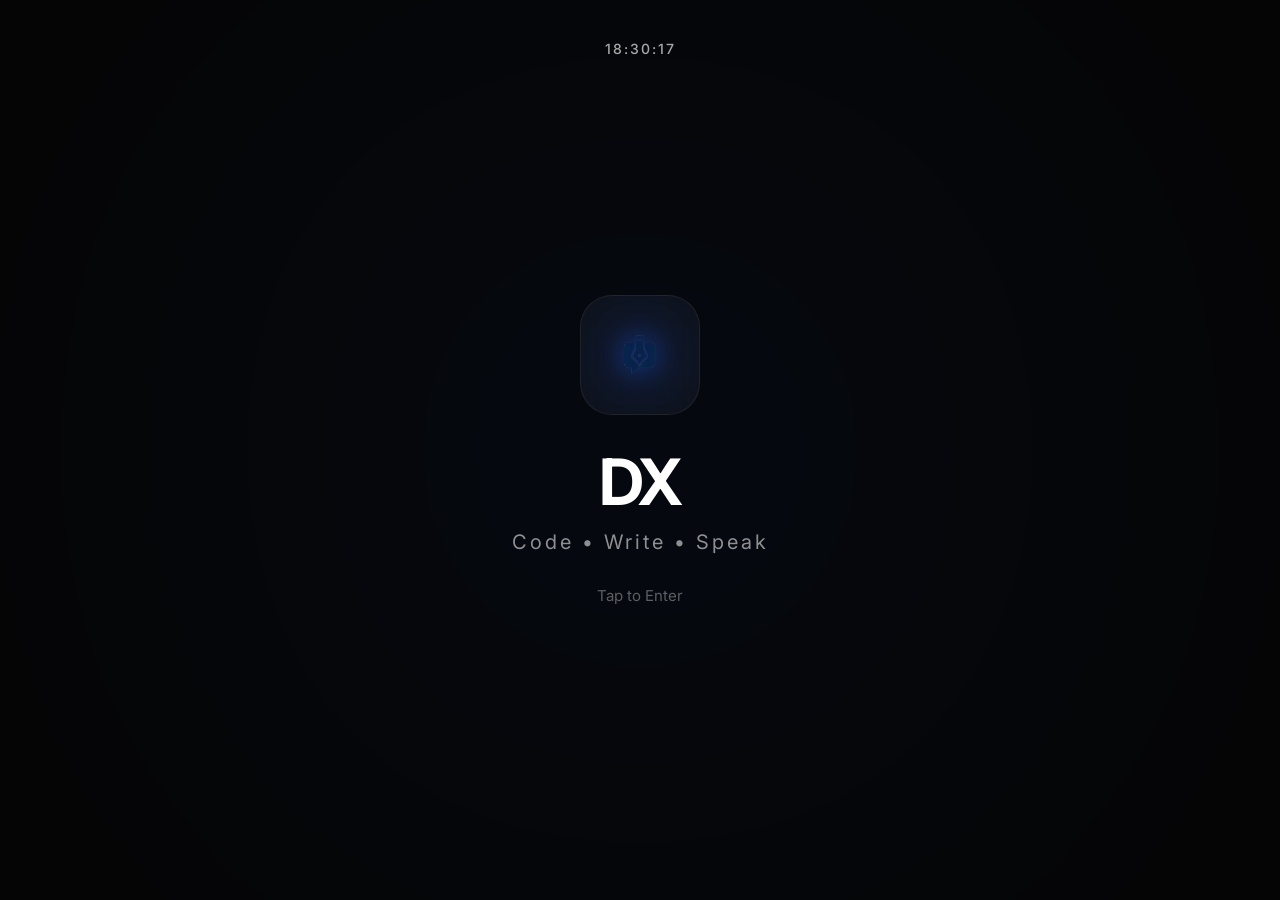
<file: index.html>
<!DOCTYPE html>
<html lang="en">
<head>
<meta charset="UTF-8">
<meta name="viewport" content="width=device-width, initial-scale=1.0">

<title>DX</title>

<link rel="stylesheet" href="style.css">

<link rel="preconnect" href="https://fonts.googleapis.com">
<link href="https://fonts.googleapis.com/css2?family=Inter:wght@300;400;500;600;700&display=swap" rel="stylesheet">
</head>

<body>

<div class="background-glow"></div>

<div class="container">

    <div id="clock">00:00:00</div>

    <a href="dashboard.html" class="app-icon">

        <div class="logo-box">
    <img src="dxlogo.png" alt="DX Logo">
        </div>

        <h1>DX</h1>

        <p>Code • Write • Speak</p>

        <span>Tap to Enter</span>

    </a>

</div>

<script src="script.js"></script>

</body>
</html>
</file>
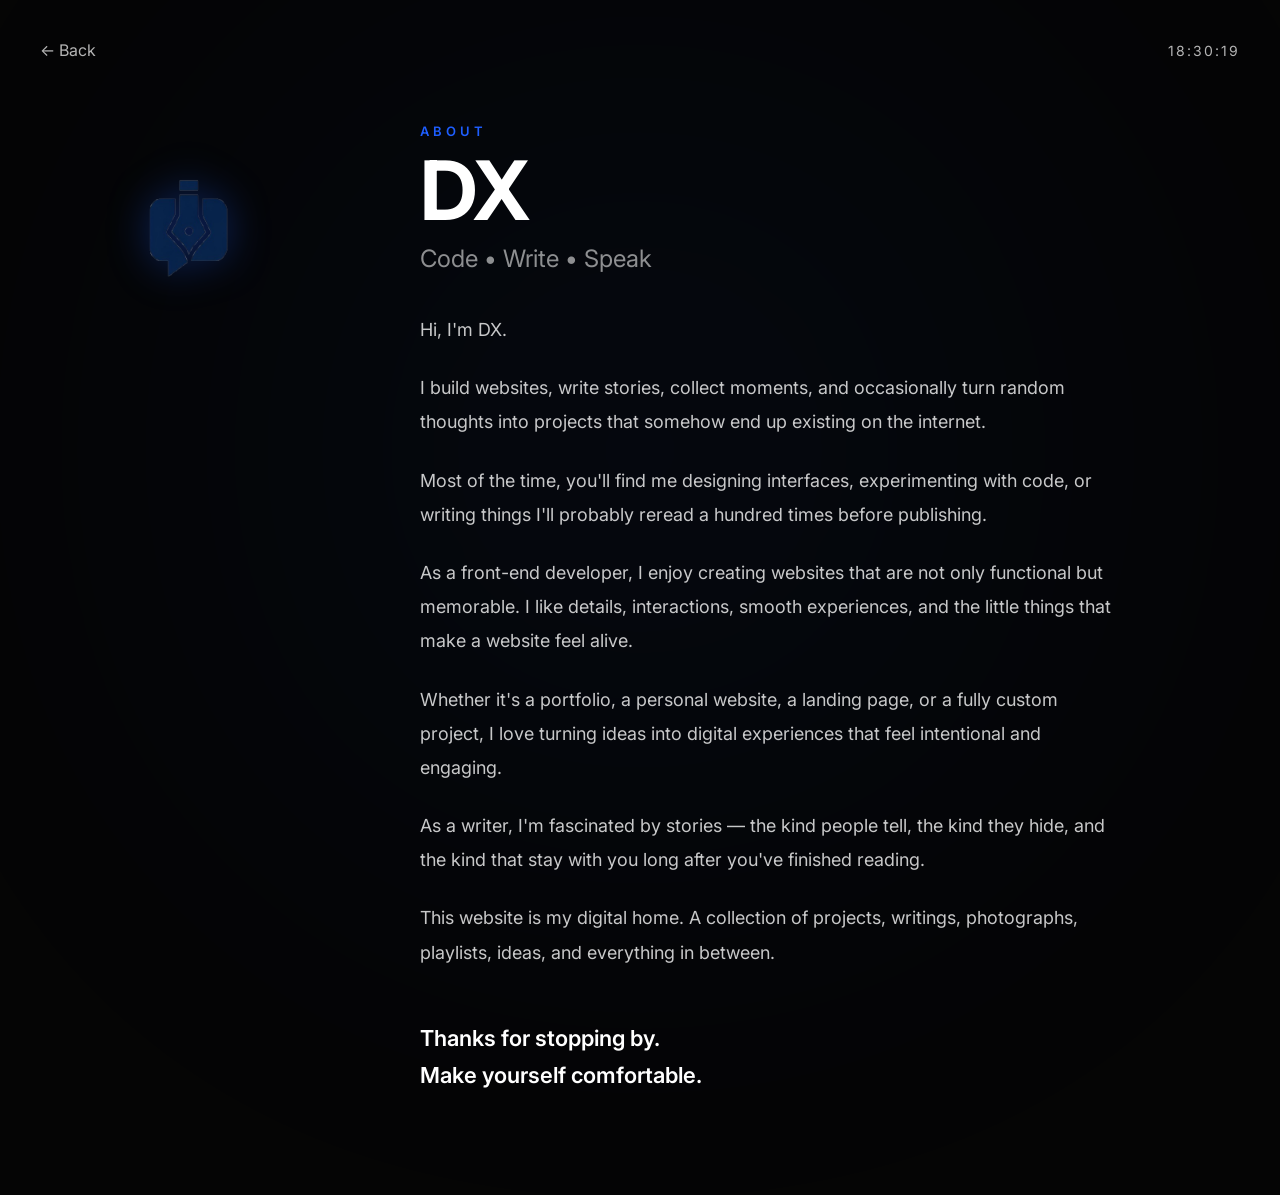
<file: about.html>
<!DOCTYPE html>
<html lang="en">
<head>

<meta charset="UTF-8">
<meta name="viewport" content="width=device-width, initial-scale=1.0">

<title>About | DX</title>

<link rel="stylesheet" href="about.css">

<link rel="preconnect" href="https://fonts.googleapis.com">
<link href="https://fonts.googleapis.com/css2?family=Inter:wght@300;400;500;600;700;800&display=swap" rel="stylesheet">

</head>

<body>

<div class="background-glow"></div>

<nav>

    <a href="dashboard.html" class="back-btn">
        ← Back
    </a>

    <div id="clock">00:00:00</div>

</nav>

<main>

    <div class="profile">

        <img src="dxlogo.png" alt="DX Logo">

    </div>

    <div class="content">

        <span class="section-tag">
            ABOUT
        </span>

        <h1>DX</h1>

        <h2>Code • Write • Speak</h2>

        <p>
            Hi, I'm DX.
        </p>

        <p>
            I build websites, write stories, collect moments, and occasionally turn random thoughts into projects that somehow end up existing on the internet.
        </p>

        <p>
            Most of the time, you'll find me designing interfaces, experimenting with code, or writing things I'll probably reread a hundred times before publishing.
        </p>

        <p>
            As a front-end developer, I enjoy creating websites that are not only functional but memorable. I like details, interactions, smooth experiences, and the little things that make a website feel alive.
        </p>

        <p>
            Whether it's a portfolio, a personal website, a landing page, or a fully custom project, I love turning ideas into digital experiences that feel intentional and engaging.
        </p>

        <p>
            As a writer, I'm fascinated by stories — the kind people tell, the kind they hide, and the kind that stay with you long after you've finished reading.
        </p>

        <p>
            This website is my digital home. A collection of projects, writings, photographs, playlists, ideas, and everything in between.
        </p>

        <div class="closing">

            Thanks for stopping by.

            <br>

            Make yourself comfortable.

        </div>

    </div>

</main>

<script src="about.js"></script>

</body>
</html>
</file>
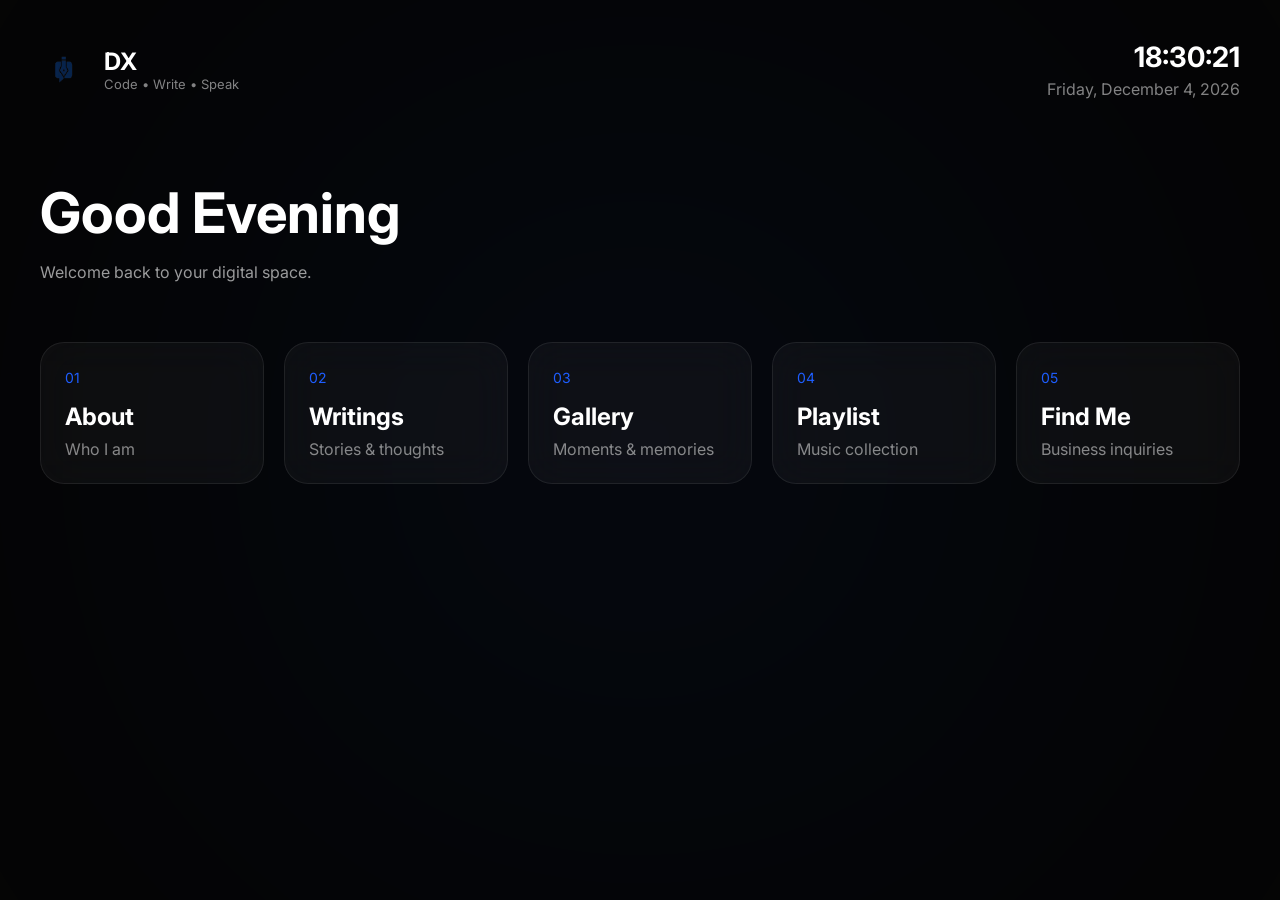
<file: dashboard.html>
<!DOCTYPE html>
<html lang="en">
<head>
<meta charset="UTF-8">
<meta name="viewport" content="width=device-width, initial-scale=1.0">

<title>DX Dashboard</title>

<link rel="stylesheet" href="dashboard.css">

<link rel="preconnect" href="https://fonts.googleapis.com">
<link href="https://fonts.googleapis.com/css2?family=Inter:wght@300;400;500;600;700&display=swap" rel="stylesheet">
</head>

<body>

<div class="background-glow"></div>

<header>

    <div class="brand">

        <img src="dxlogo.png" alt="DX">

        <div>
            <h1>DX</h1>
            <p>Code • Write • Speak</p>
        </div>

    </div>

    <div class="clock-box">

        <div id="clock">00:00:00</div>
        <div id="date">Loading...</div>

    </div>

</header>

<main>

    <section class="hero">

        <h2 id="greeting">Good Evening</h2>

        <p>
            Welcome back to your digital space.
        </p>

    </section>

    <section class="grid">

        <a href="about.html" class="card">
            <span>01</span>
            <h3>About</h3>
            <p>Who I am</p>
        </a>

        <a href="writings.html" class="card">
            <span>02</span>
            <h3>Writings</h3>
            <p>Stories & thoughts</p>
        </a>

        <a href="gallery.html" class="card">
            <span>03</span>
            <h3>Gallery</h3>
            <p>Moments & memories</p>
        </a>

        <a href="playlist.html" class="card">
            <span>04</span>
            <h3>Playlist</h3>
            <p>Music collection</p>
        </a>

        <a href="findme.html" class="card">
            <span>05</span>
            <h3>Find Me</h3>
            <p>Business inquiries</p>
        </a>

    </section>

</main>

<script src="dashboard.js"></script>

</body>
</html>
</file>
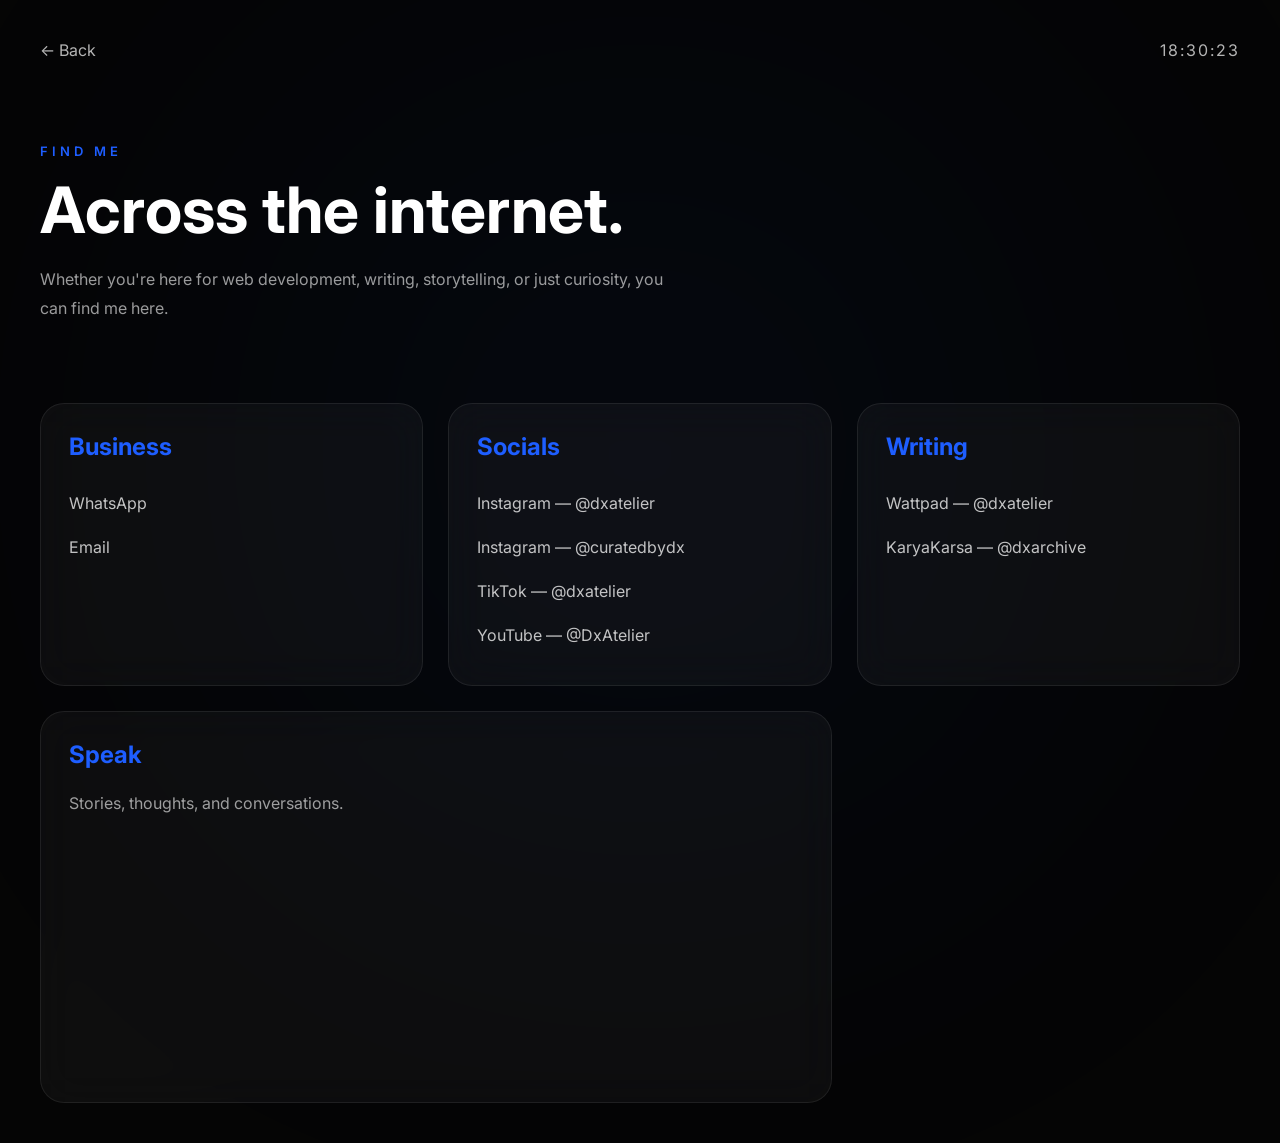
<file: findme.html>
<!DOCTYPE html>
<html lang="en">
<head>

<meta charset="UTF-8">
<meta name="viewport" content="width=device-width, initial-scale=1.0">

<title>Find Me | DX</title>

<link rel="stylesheet" href="findme.css">

<link rel="preconnect" href="https://fonts.googleapis.com">
<link href="https://fonts.googleapis.com/css2?family=Inter:wght@300;400;500;600;700;800&display=swap" rel="stylesheet">

</head>

<body>

<div class="background-glow"></div>

<nav>

    <a href="dashboard.html" class="back-btn">
        ← Back
    </a>

    <div id="clock">00:00:00</div>

</nav>

<main>

    <section class="hero">

        <span>FIND ME</span>

        <h1>
            Across the internet.
        </h1>

        <p>
            Whether you're here for web development,
            writing, storytelling, or just curiosity,
            you can find me here.
        </p>

    </section>

    <section class="links-grid">

        <!-- BUSINESS -->

        <div class="group">

            <h2>Business</h2>

            <a href="https://wa.me/6285776227727" target="_blank">
                WhatsApp
            </a>

            <a href="mailto:dxatelier.io@gmail.com">
                Email
            </a>

        </div>

        <!-- SOCIALS -->

        <div class="group">

            <h2>Socials</h2>

            <a href="https://instagram.com/dxatelier" target="_blank">
                Instagram — @dxatelier
            </a>

            <a href="https://instagram.com/curatedbydx" target="_blank">
                Instagram — @curatedbydx
            </a>

            <a href="https://tiktok.com/@dxatelier" target="_blank">
                TikTok — @dxatelier
            </a>

            <a href="https://youtube.com/@DxAtelier" target="_blank">
                YouTube — @DxAtelier
            </a>

        </div>

        <!-- WRITING -->

        <div class="group">

            <h2>Writing</h2>

            <a href="https://www.wattpad.com/user/dxatelier" target="_blank">
                Wattpad — @dxatelier
            </a>

            <a href="https://karyakarsa.com/dxarchive" target="_blank">
                KaryaKarsa — @dxarchive
            </a>

        </div>

        <!-- PODCAST -->

        <div class="group podcast-group">

            <h2>Speak</h2>

            <p class="group-description">
                Stories, thoughts, and conversations.
            </p>

            <iframe
                src="https://open.spotify.com/embed/show/5iUVKyH0MaRBDdYiiNEyRA"
                width="100%"
                height="232"
                frameborder="0"
                allowfullscreen=""
                allow="autoplay; clipboard-write; encrypted-media; fullscreen; picture-in-picture"
                loading="lazy">
            </iframe>

        </div>

    </section>

</main>

<script src="findme.js"></script>

</body>
</html>
</file>
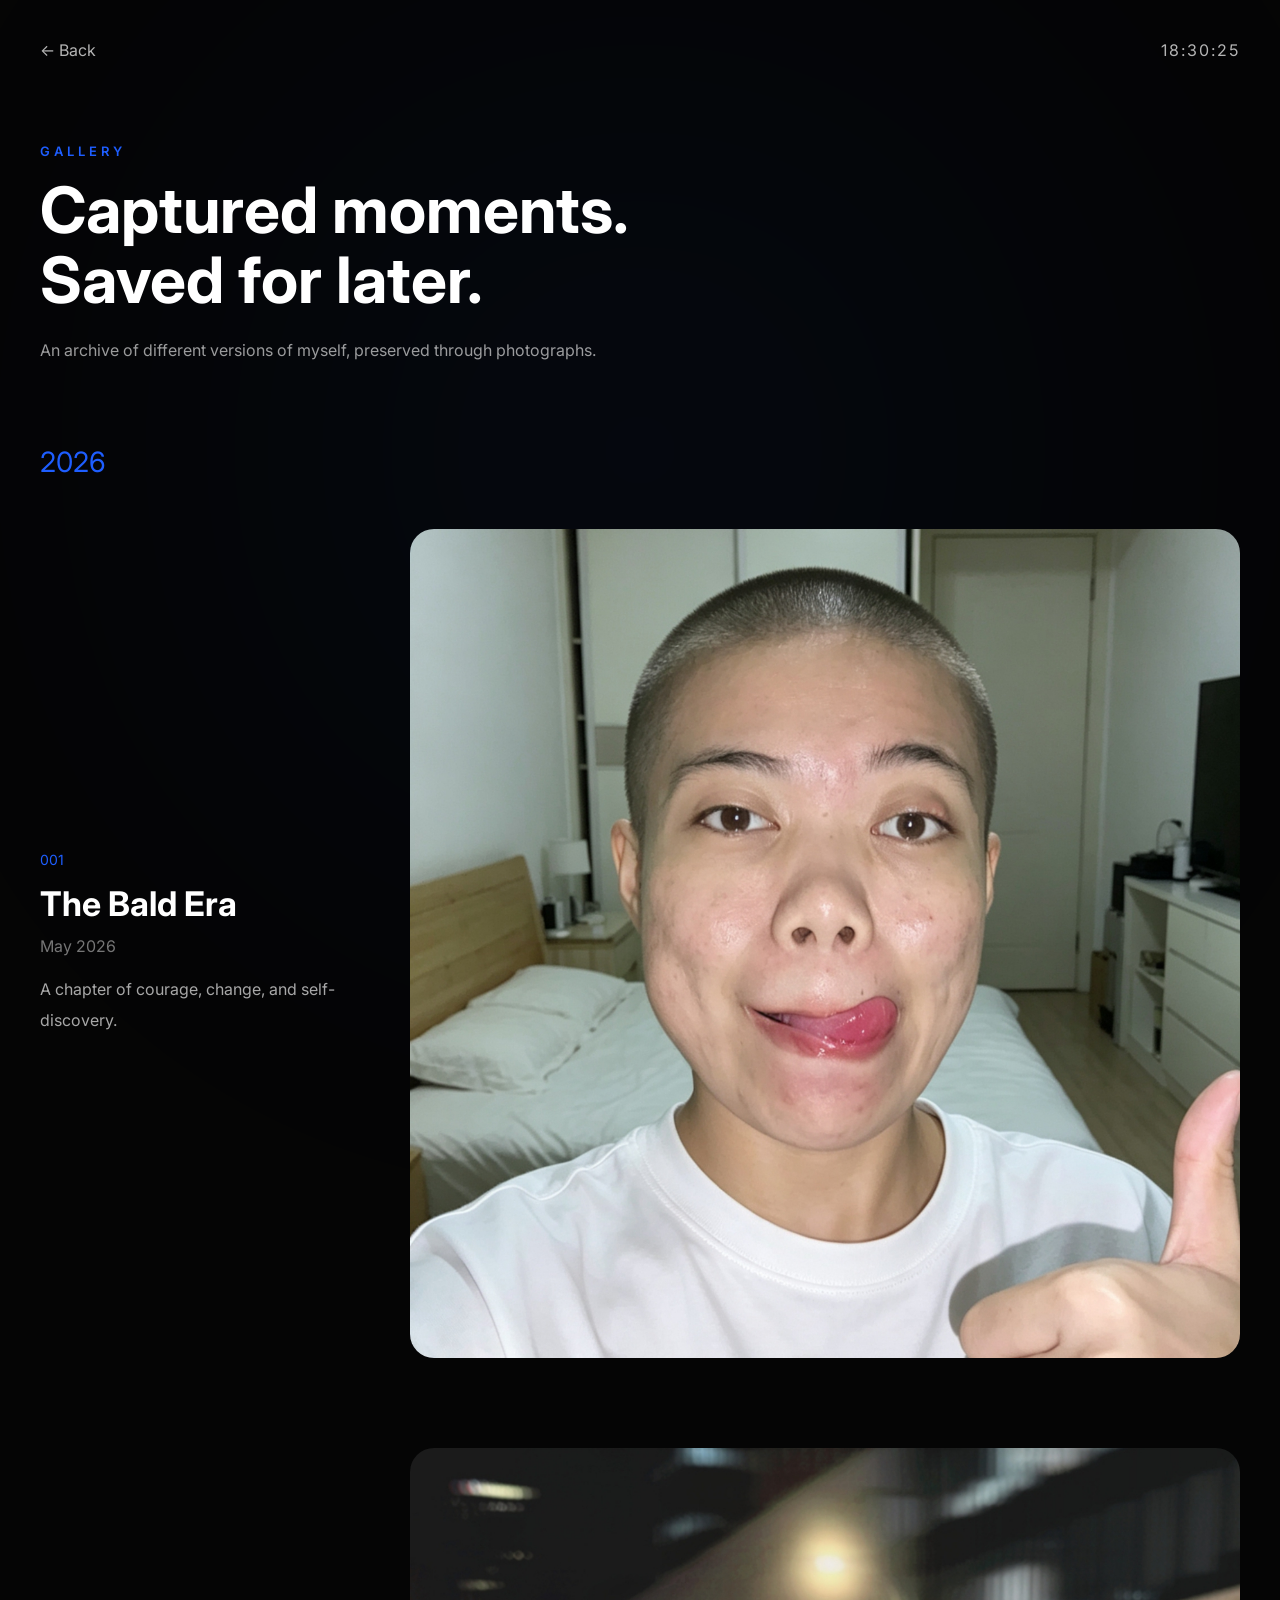
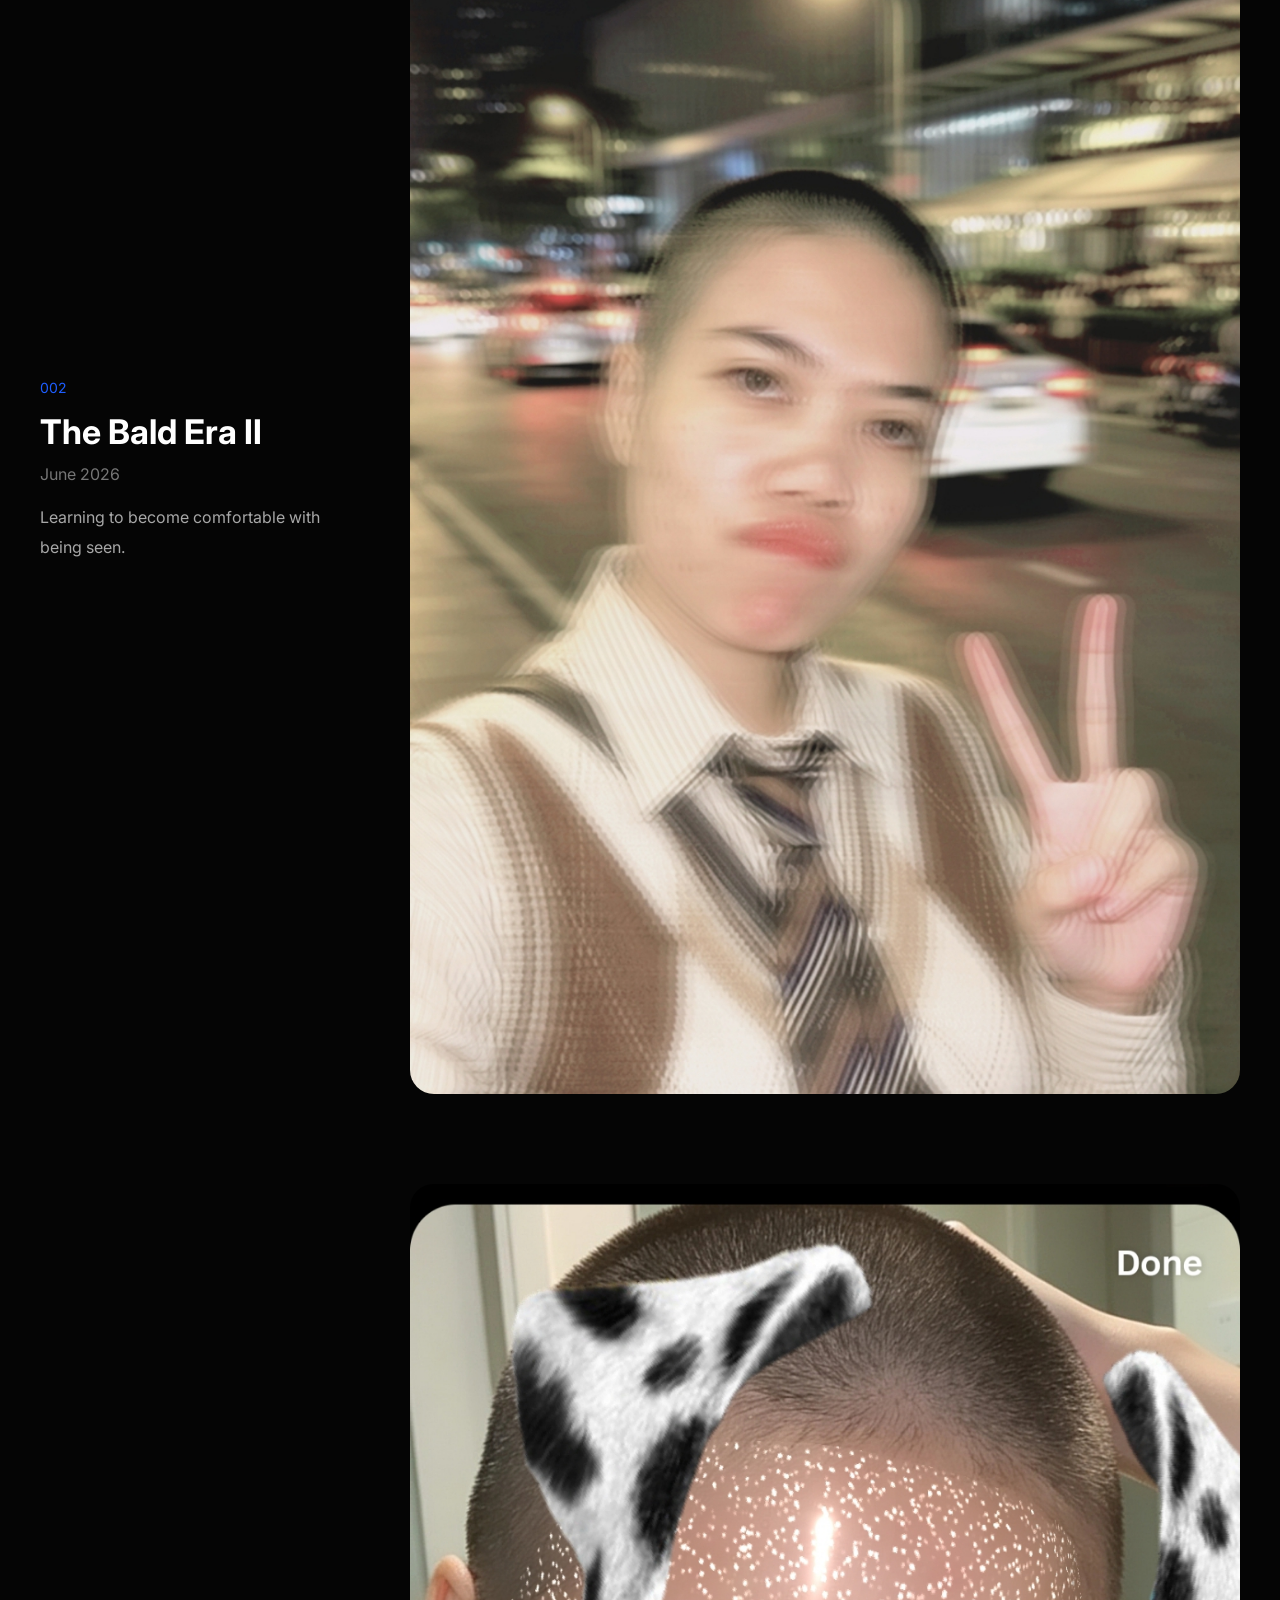
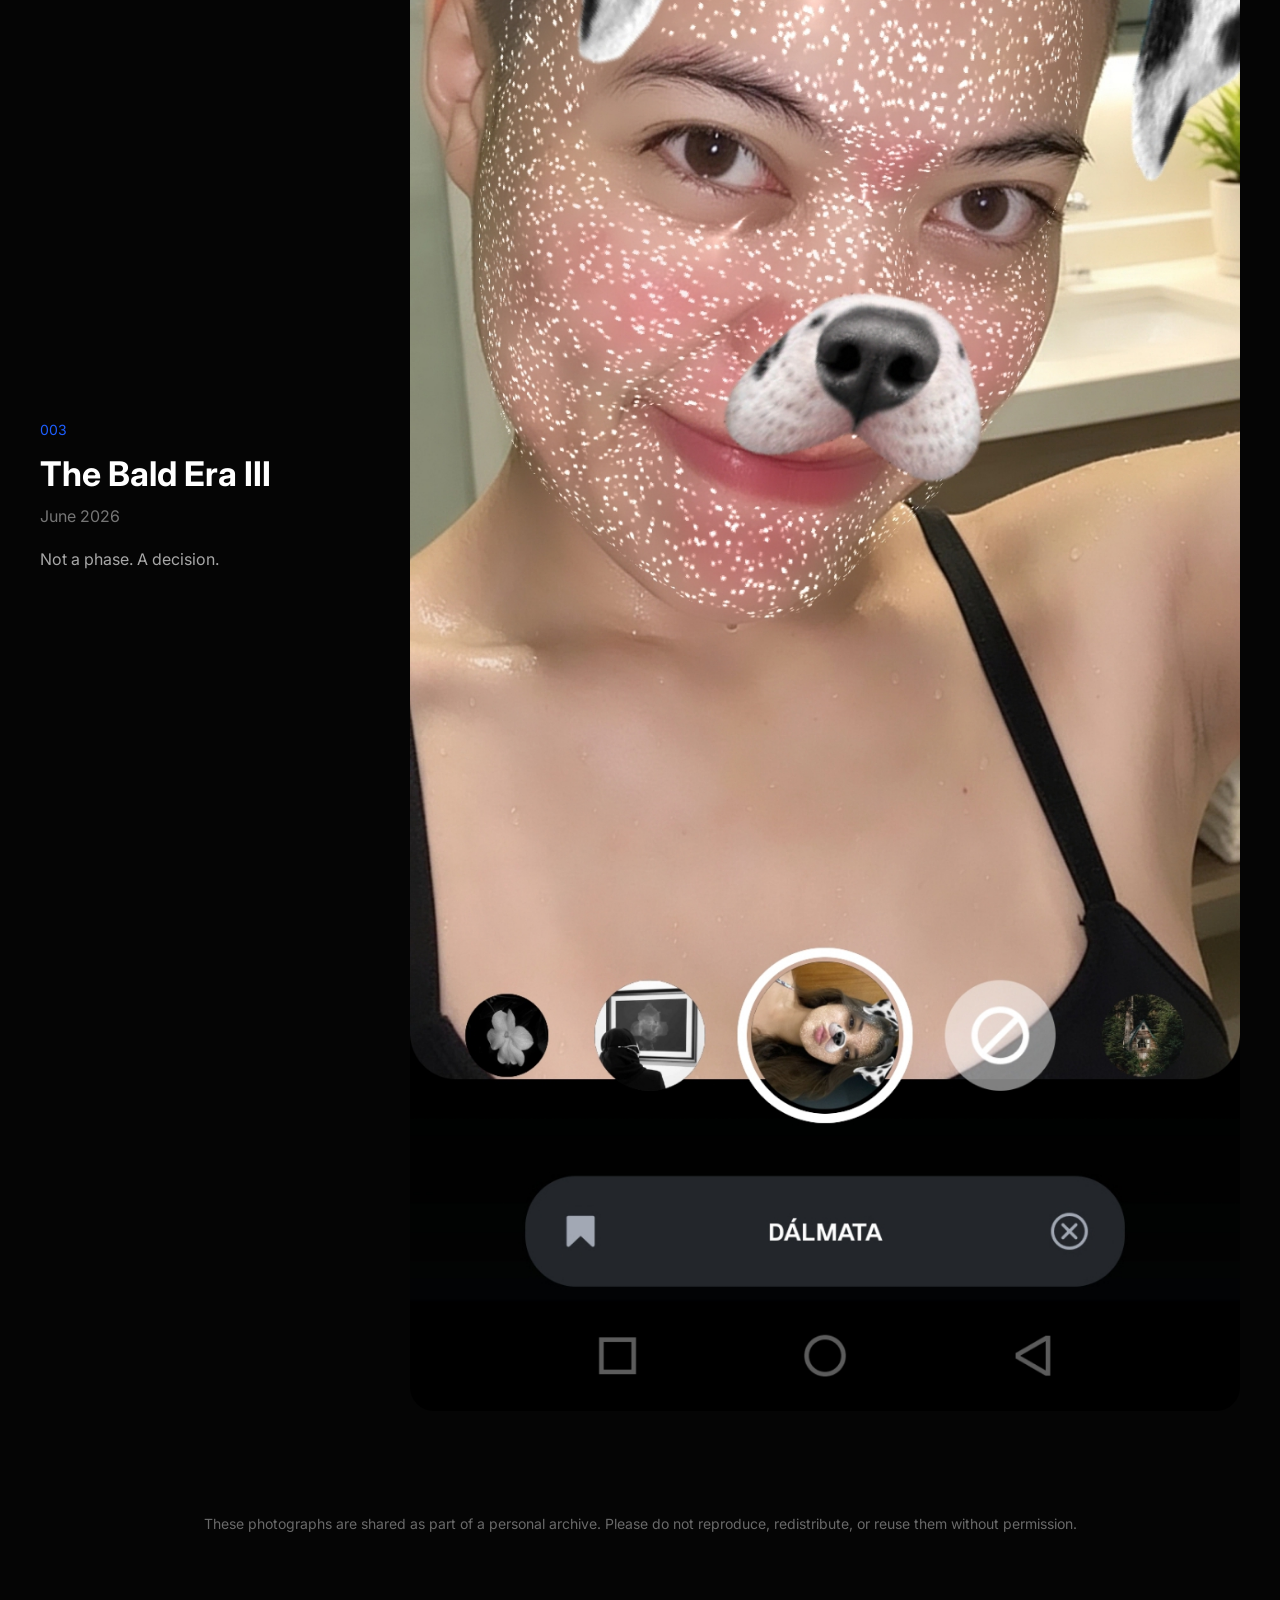
<file: gallery.html>
<!DOCTYPE html>
<html lang="en">
<head>

<meta charset="UTF-8">
<meta name="viewport" content="width=device-width, initial-scale=1.0">

<title>Gallery | DX</title>

<link rel="stylesheet" href="gallery.css">

<link rel="preconnect" href="https://fonts.googleapis.com">
<link href="https://fonts.googleapis.com/css2?family=Inter:wght@300;400;500;600;700;800&display=swap" rel="stylesheet">

</head>

<body>

<div class="background-glow"></div>

<nav>

    <a href="dashboard.html" class="back-btn">
        ← Back
    </a>

    <div id="clock">00:00:00</div>

</nav>

<main>

    <section class="hero">

        <span>GALLERY</span>

        <h1>
            Captured moments.<br>
            Saved for later.
        </h1>

        <p>
            An archive of different versions of myself,
            preserved through photographs.
        </p>

    </section>

    <section class="archive">

        <div class="year">
            2026
        </div>

        <!-- ENTRY 001 -->

        <div class="entry">

            <div class="meta">

                <div class="number">
                    001
                </div>

                <h2>The Bald Era</h2>

                <div class="date">
                    May 2026
                </div>

                <p>
                    A chapter of courage,
                    change, and self-discovery.
                </p>

            </div>

            <img src="bald1.png" alt="The Bald Era">

        </div>

        <!-- ENTRY 002 -->

        <div class="entry">

            <div class="meta">

                <div class="number">
                    002
                </div>

                <h2>The Bald Era II</h2>

                <div class="date">
                    June 2026
                </div>

                <p>
                    Learning to become comfortable
                    with being seen.
                </p>

            </div>

            <img src="bald2.jpg" alt="The Bald Era II">

        </div>

        <!-- ENTRY 003 -->

        <div class="entry">

            <div class="meta">

                <div class="number">
                    003
                </div>

                <h2>The Bald Era III</h2>

                <div class="date">
                    June 2026
                </div>

                <p>
                    Not a phase.
                    A decision.
                </p>

            </div>

            <img src="bald3.jpg" alt="The Bald Era III">

        </div>

    </section>

    <section class="disclaimer">

        <p>
            These photographs are shared as part of a personal archive.
            Please do not reproduce, redistribute, or reuse them without permission.
        </p>

    </section>

</main>

<div id="modal" class="modal">

    <span id="closeBtn">&times;</span>

    <div class="modal-wrapper">

        <img id="modalImg">

        <div class="watermark">
            DX PERSONAL ARCHIVE • VIEW ONLY
        </div>

    </div>

</div>

<script src="gallery.js"></script>

</body>
</html>
</file>
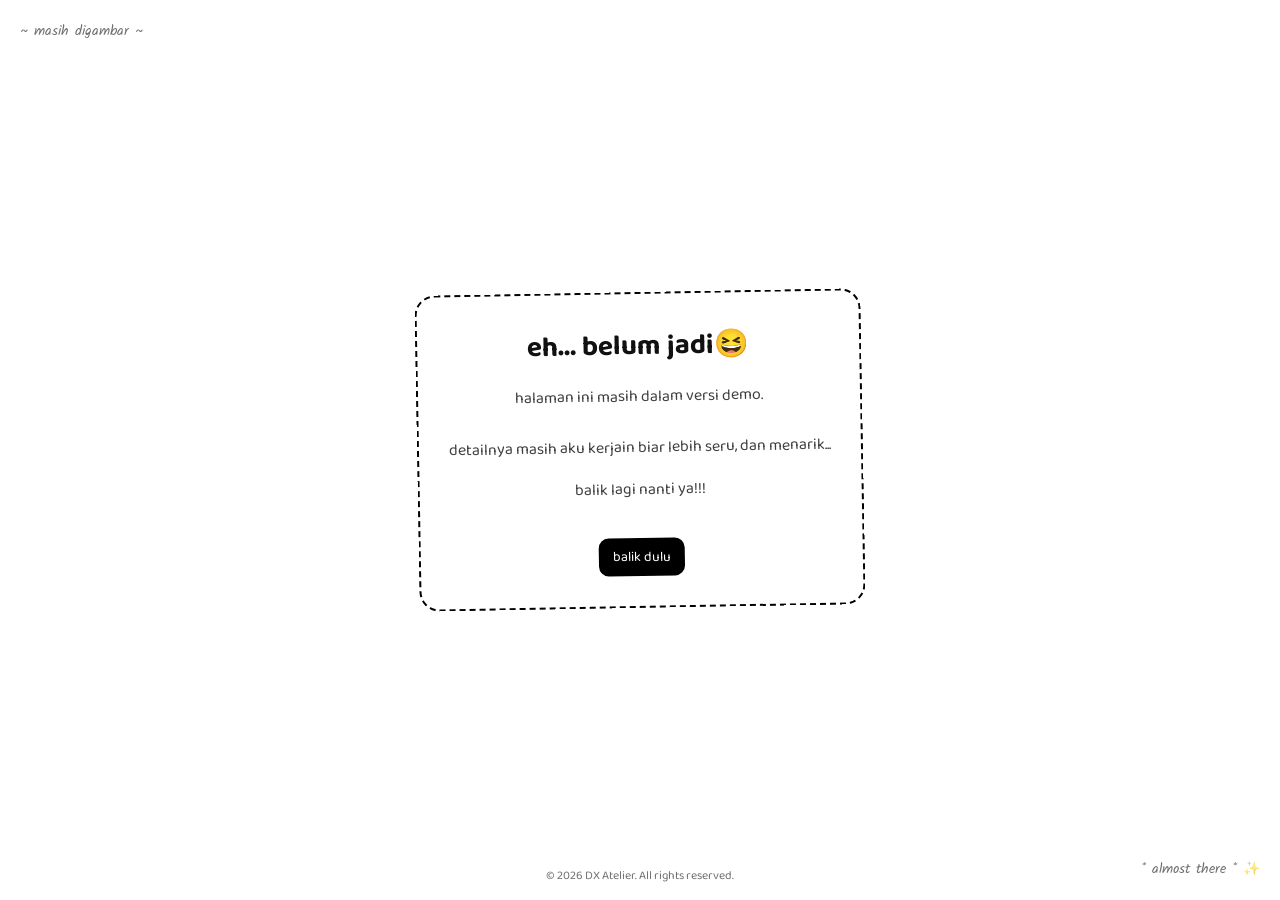
<file: locked.html>
<!DOCTYPE html>
<html lang="id">
<head>
  <meta charset="UTF-8">
  <meta name="viewport" content="width=device-width, initial-scale=1.0">
  <title>Coming Soon — DX Atelier</title>

  <link href="https://fonts.googleapis.com/css2?family=Baloo+2:wght@400;600&family=Kalam&display=swap" rel="stylesheet">

  <style>
    body {
      margin: 0;
      font-family: 'Baloo 2', cursive;
      background: #fff;
      color: #111;
      display: flex;
      align-items: center;
      justify-content: center;
      height: 100vh;
      text-align: center;
      overflow: hidden;
    }

    .box {
      border: 2px dashed #000;
      padding: 30px;
      border-radius: 20px;
      transform: rotate(-1deg);
      max-width: 400px;
    }

    .box:hover {
      transform: rotate(0deg) scale(1.03);
    }

    h1 {
      margin: 0;
      font-size: 28px;
    }

    p {
      margin-top: 15px;
      line-height: 1.6;
      opacity: 0.8;
    }

    .btn {
      display: inline-block;
      margin-top: 20px;
      padding: 8px 14px;
      background: #000;
      color: #fff;
      border-radius: 10px;
      text-decoration: none;
      font-size: 14px;
    }

    .btn:hover {
      background: #f9a8d4;
      color: #000;
    }

    .doodle {
      position: absolute;
      font-family: 'Kalam', cursive;
      font-size: 14px;
      opacity: 0.6;
    }

    .d1 { top: 20px; left: 20px; }
    .d2 { bottom: 20px; right: 20px; }

    footer {
      position: absolute;
      bottom: 15px;
      width: 100%;
      text-align: center;
      font-size: 12px;
      opacity: 0.6;
    }

  </style>
</head>

<body>

<div class="doodle d1">~ masih digambar ~</div>
<div class="doodle d2">* almost there * ✨</div>

<div class="box">
  <h1>eh… belum jadi😆</h1>

  <p>
    halaman ini masih dalam versi demo.
    <br><br>
    detailnya masih aku kerjain biar lebih seru,
    dan menarik...
  </p>

  <p>
    balik lagi nanti ya!!!
  </p>

  <a class="btn" href="index.html">balik dulu</a>
</div>

<footer>
  © <span id="year"></span> DX Atelier. All rights reserved.
</footer>

<script>
  document.getElementById("year").innerText = new Date().getFullYear();
</script>

</body>
</html>
</file>
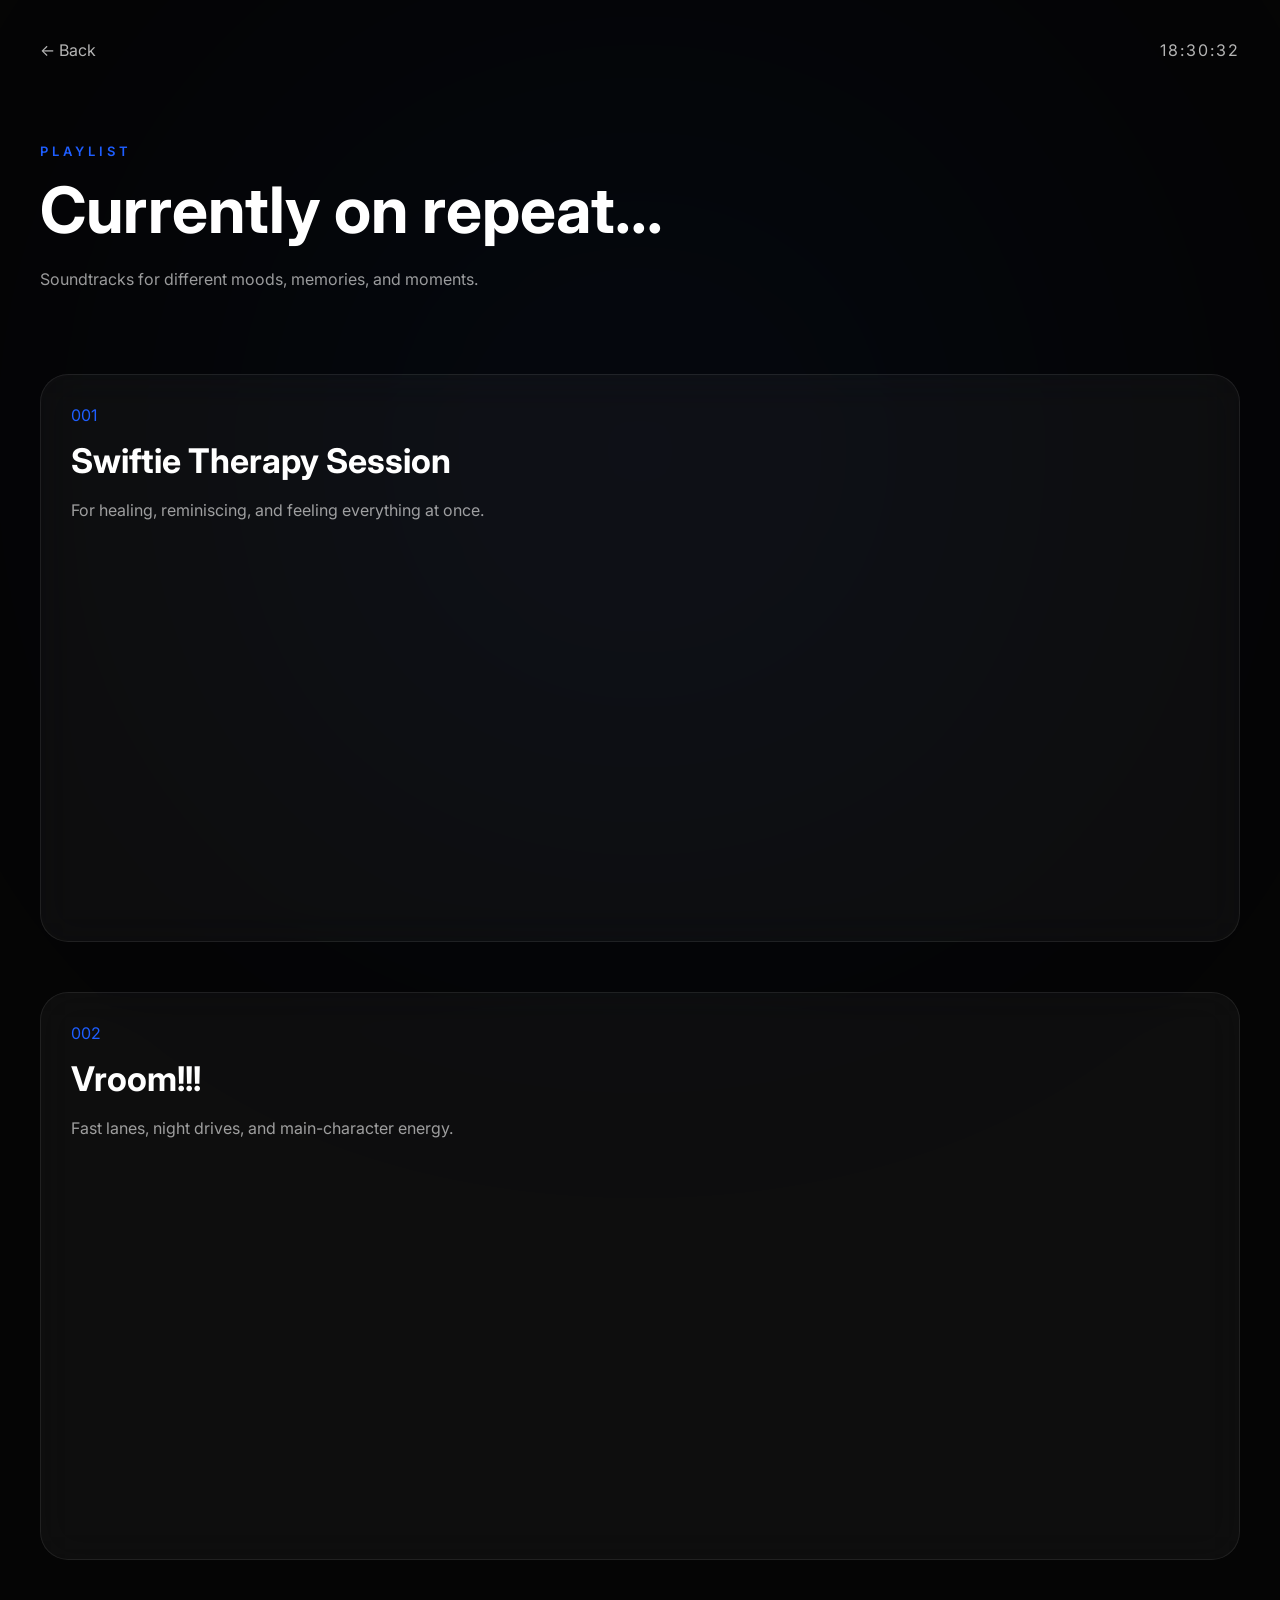
<file: playlist.html>
<!DOCTYPE html>
<html lang="en">
<head>

<meta charset="UTF-8">
<meta name="viewport" content="width=device-width, initial-scale=1.0">

<title>Playlist | DX</title>

<link rel="stylesheet" href="playlist.css">

<link rel="preconnect" href="https://fonts.googleapis.com">
<link href="https://fonts.googleapis.com/css2?family=Inter:wght@300;400;500;600;700;800&display=swap" rel="stylesheet">

</head>

<body>

<div class="background-glow"></div>

<nav>

    <a href="dashboard.html" class="back-btn">
        ← Back
    </a>

    <div id="clock">00:00:00</div>

</nav>

<main>

    <section class="hero">

        <span>PLAYLIST</span>

        <h1>
            Currently on repeat...
        </h1>

        <p>
            Soundtracks for different moods,
            memories, and moments.
        </p>

    </section>

    <section class="playlist-archive">

        <!-- PLAYLIST 1 -->

        <div class="playlist-card">

            <div class="playlist-info">

                <div class="number">
                    001
                </div>

                <h2>
                    Swiftie Therapy Session
                </h2>

                <p>
                    For healing, reminiscing,
                    and feeling everything at once.
                </p>

            </div>

            <iframe
                src="https://open.spotify.com/embed/playlist/6EqW1oCx94XPa1n6LWApYH"
                width="100%"
                height="352"
                frameborder="0"
                allowfullscreen=""
                allow="autoplay; clipboard-write; encrypted-media; fullscreen; picture-in-picture"
                loading="lazy">
            </iframe>

        </div>

        <!-- PLAYLIST 2 -->

        <div class="playlist-card">

            <div class="playlist-info">

                <div class="number">
                    002
                </div>

                <h2>
                    Vroom!!!
                </h2>

                <p>
                    Fast lanes,
                    night drives,
                    and main-character energy.
                </p>

            </div>

            <iframe
                src="https://open.spotify.com/embed/playlist/2G9RJ4uNtU0POG49XOPJSm"
                width="100%"
                height="352"
                frameborder="0"
                allowfullscreen=""
                allow="autoplay; clipboard-write; encrypted-media; fullscreen; picture-in-picture"
                loading="lazy">
            </iframe>

        </div>

    </section>

</main>

<script src="playlist.js"></script>

</body>
</html>
</file>
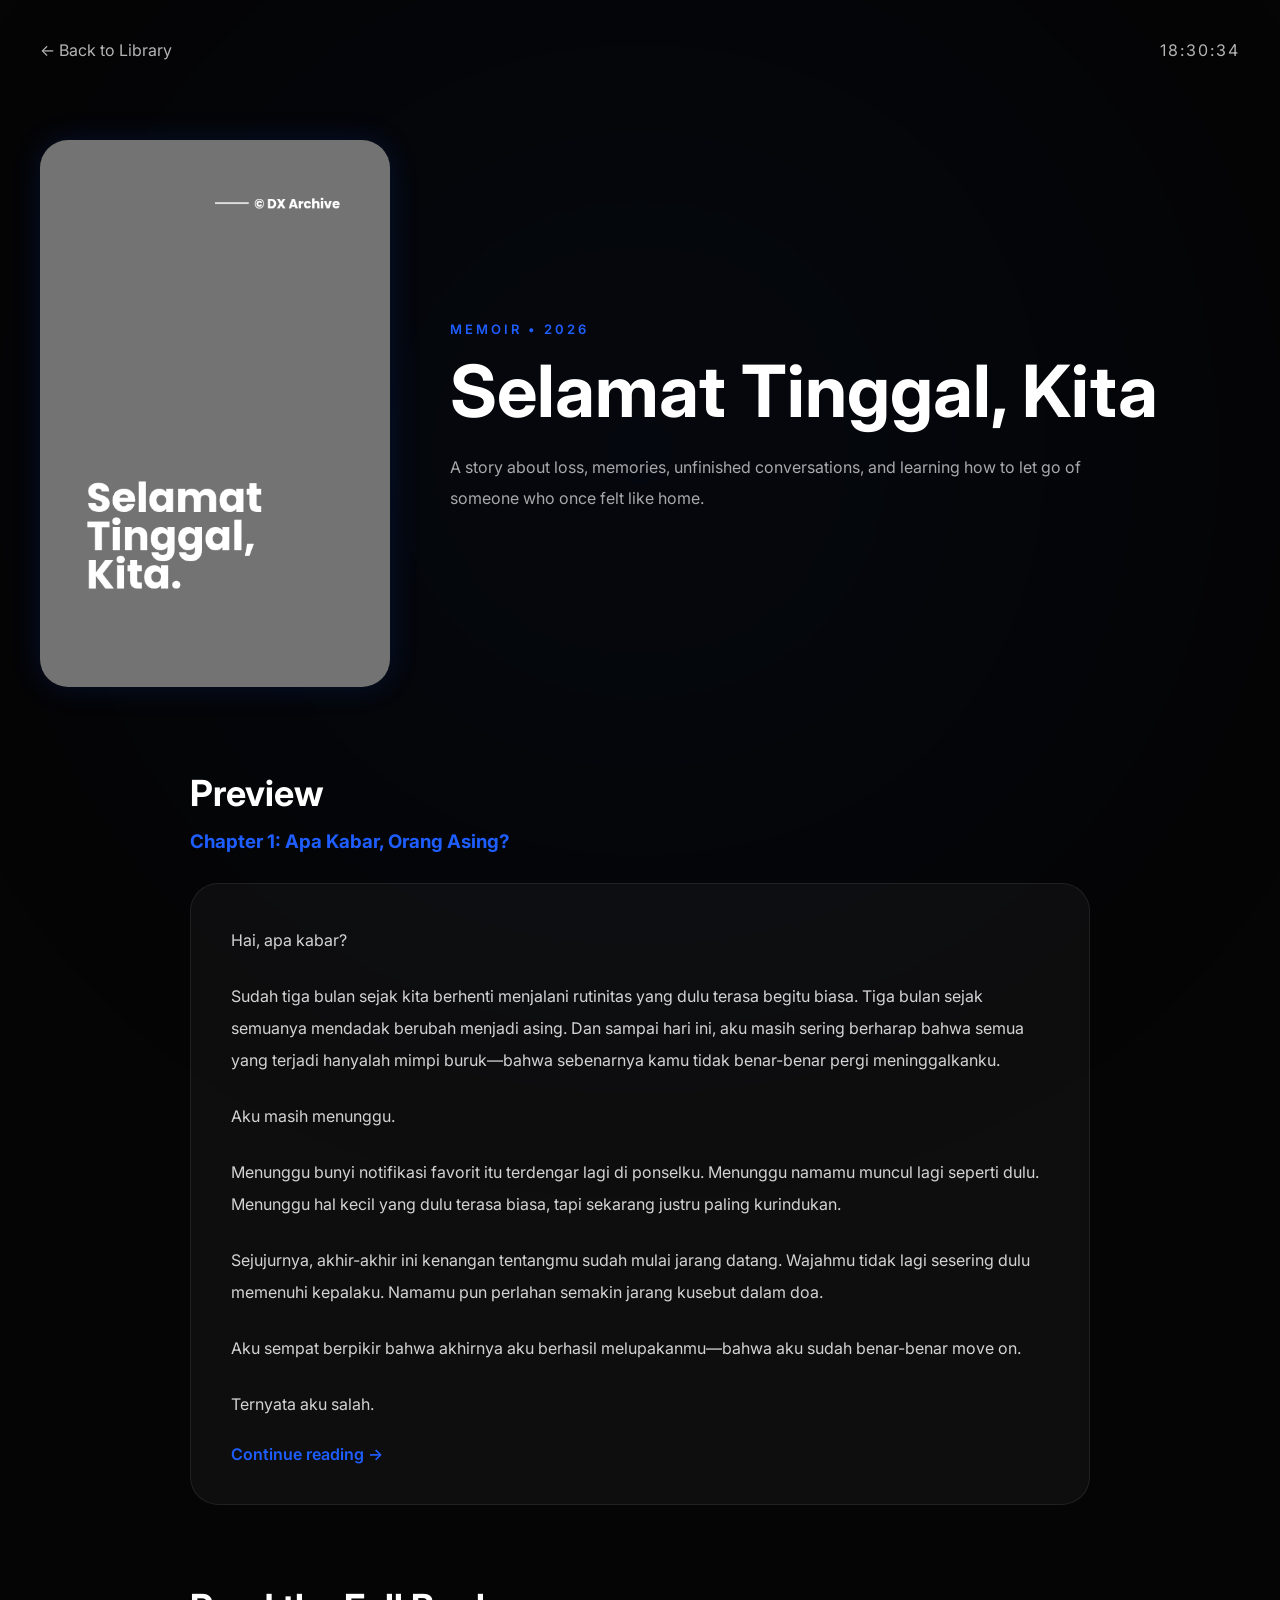
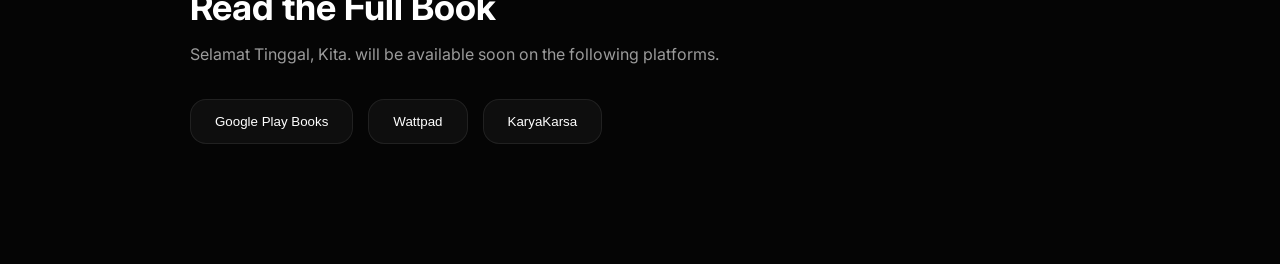
<file: stk.html>
<!DOCTYPE html>
<html lang="en">
<head>

<meta charset="UTF-8">
<meta name="viewport" content="width=device-width, initial-scale=1.0">

<title>Selamat Tinggal, Kita. | DX</title>

<link rel="stylesheet" href="stk.css">

<link rel="preconnect" href="https://fonts.googleapis.com">
<link href="https://fonts.googleapis.com/css2?family=Inter:wght@300;400;500;600;700;800&display=swap" rel="stylesheet">

</head>

<body>

<div class="background-glow"></div>

<nav>

    <a href="writings.html" class="back-btn">
        ← Back to Library
    </a>

    <div id="clock">00:00:00</div>

</nav>

<main>

    <section class="hero">

        <div class="cover">

            <img src="stkcover.png" alt="Selamat Tinggal, Kita">

        </div>

        <div class="book-info">

            <span>MEMOIR • 2026</span>

            <h1>Selamat Tinggal, Kita</h1>

            <p class="description">
                A story about loss, memories, unfinished conversations,
                and learning how to let go of someone who once felt like home.
            </p>

        </div>

    </section>

    <section class="preview">

        <h2>Preview</h2>

        <h3>Chapter 1: Apa Kabar, Orang Asing?</h3>

        <div class="excerpt">

            <p>
                Hai, apa kabar?
            </p>

            <p>
                Sudah tiga bulan sejak kita berhenti menjalani rutinitas yang dulu terasa begitu biasa. Tiga bulan sejak semuanya mendadak berubah menjadi asing. Dan sampai hari ini, aku masih sering berharap bahwa semua yang terjadi hanyalah mimpi buruk—bahwa sebenarnya kamu tidak benar-benar pergi meninggalkanku.
            </p>

            <p>
                Aku masih menunggu.
            </p>

            <p>
                Menunggu bunyi notifikasi favorit itu terdengar lagi di ponselku. Menunggu namamu muncul lagi seperti dulu. Menunggu hal kecil yang dulu terasa biasa, tapi sekarang justru paling kurindukan.
            </p>

            <p>
                Sejujurnya, akhir-akhir ini kenangan tentangmu sudah mulai jarang datang. Wajahmu tidak lagi sesering dulu memenuhi kepalaku. Namamu pun perlahan semakin jarang kusebut dalam doa.
            </p>

            <p>
                Aku sempat berpikir bahwa akhirnya aku berhasil melupakanmu—bahwa aku sudah benar-benar move on.
            </p>

            <p>
                Ternyata aku salah.
            </p>

            <div class="fade-text">
                Continue reading →
            </div>

        </div>

    </section>

    <section class="publish-section">

        <h2>Read the Full Book</h2>

        <p>
            Selamat Tinggal, Kita. will be available soon on the following platforms.
        </p>

        <div class="platforms">

            <button onclick="comingSoon()">
                Google Play Books
            </button>

            <button onclick="comingSoon()">
                Wattpad
            </button>

            <button onclick="comingSoon()">
                KaryaKarsa
            </button>

        </div>

    </section>

</main>

<script src="stk.js"></script>

</body>
</html>
</file>
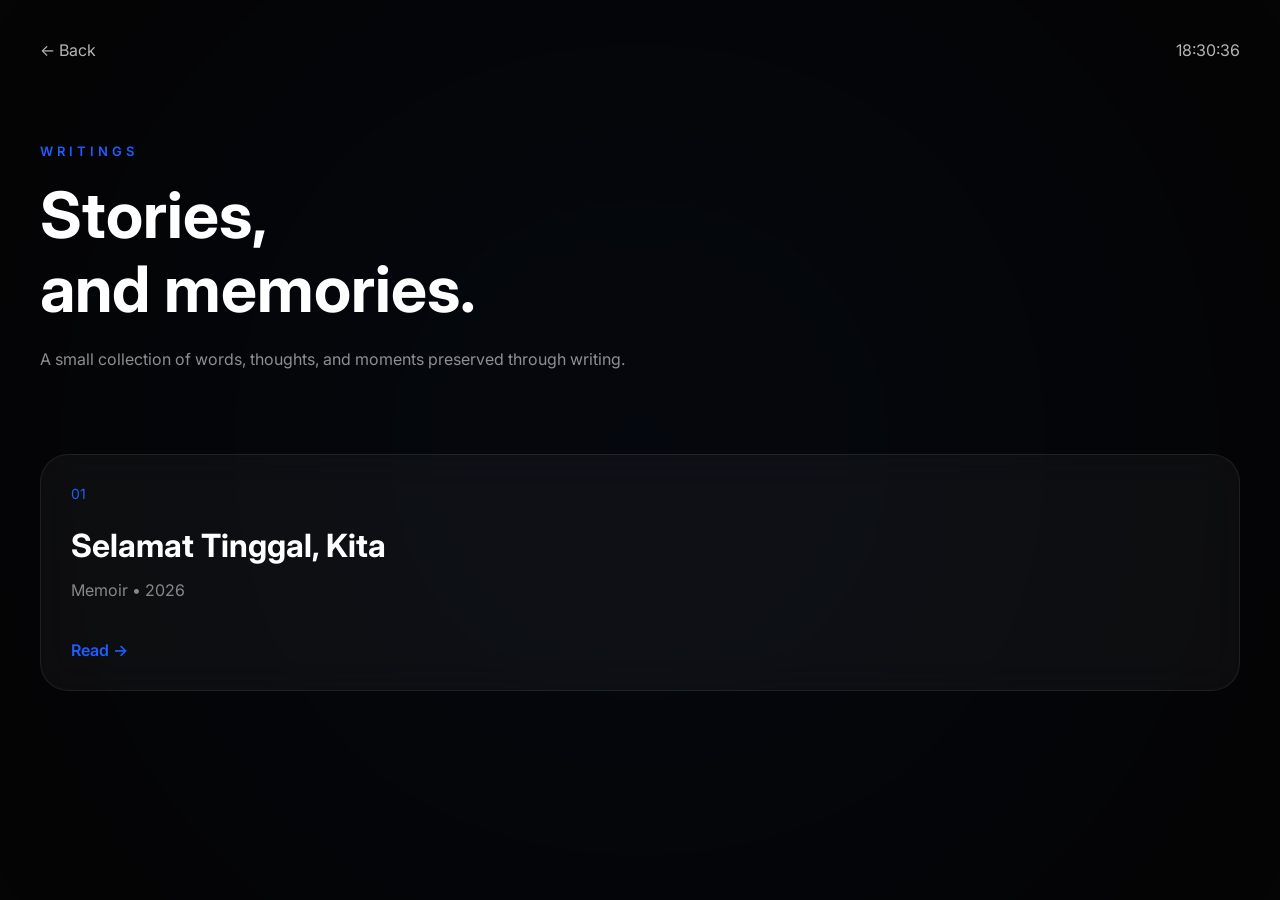
<file: writings.html>
<!DOCTYPE html>
<html lang="en">
<head>

<meta charset="UTF-8">
<meta name="viewport" content="width=device-width, initial-scale=1.0">

<title>Writings | DX</title>

<link rel="stylesheet" href="writings.css">

<link rel="preconnect" href="https://fonts.googleapis.com">
<link href="https://fonts.googleapis.com/css2?family=Inter:wght@300;400;500;600;700;800&display=swap" rel="stylesheet">

</head>

<body>

<div class="background-glow"></div>

<nav>

    <a href="dashboard.html" class="back-btn">
        ← Back
    </a>

    <div id="clock">00:00:00</div>

</nav>

<main>

    <div class="hero">

        <span>WRITINGS</span>

        <h1>
            Stories,<br>
            and memories.
        </h1>

        <p>
            A small collection of words, thoughts, and moments preserved through writing.
        </p>

    </div>

    <section class="bookshelf">

        <a href="stk.html" class="book-card">

            <div class="book-number">
                01
            </div>

            <h2>
                Selamat Tinggal, Kita
            </h2>

            <div class="meta">
                Memoir • 2026
            </div>

            <div class="read-link">
                Read →
            </div>

        </a>

    </section>

</main>

<script src="writings.js"></script>

</body>
</html>
</file>
<file: style.css>
*{
    margin:0;
    padding:0;
    box-sizing:border-box;
}

body{
    font-family:'Inter',sans-serif;
    background:#050505;
    color:white;
    overflow:hidden;
    height:100vh;
    position:relative;
}

/* BACKGROUND GLOW */

.background-glow{
    position:absolute;

    width:700px;
    height:700px;

    background:#1e5eff;

    filter:blur(250px);

    opacity:.08;

    border-radius:50%;

    top:50%;
    left:50%;

    transform:translate(-50%,-50%);

    animation:float 10s ease-in-out infinite;
}

@keyframes float{

    0%{
        transform:translate(-50%,-50%);
    }

    50%{
        transform:translate(-48%,-53%);
    }

    100%{
        transform:translate(-50%,-50%);
    }

}

/* MAIN */

.container{
    width:100%;
    height:100vh;

    display:flex;
    flex-direction:column;
    justify-content:center;
    align-items:center;

    position:relative;
    z-index:2;
}

/* CLOCK */

#clock{
    position:absolute;
    top:40px;

    font-size:14px;
    font-weight:500;

    letter-spacing:2px;

    color:rgba(255,255,255,.65);
}

/* APP ICON */

.app-icon{
    text-decoration:none;
    color:white;

    display:flex;
    flex-direction:column;
    align-items:center;

    transition:.4s ease;
}

.logo-box{
    width:120px;
    height:120px;

    border-radius:32px;

    background:rgba(255,255,255,.04);

    border:1px solid rgba(255,255,255,.08);

    backdrop-filter:blur(20px);

    display:flex;
    align-items:center;
    justify-content:center;

    overflow:hidden;

    position:relative;

    transition:all .35s ease;
}

/* BLUE GLOW */

.logo-box::before{
    content:"";

    position:absolute;

    width:70px;
    height:70px;

    background:#1e5eff;

    border-radius:50%;

    filter:blur(40px);

    opacity:.35;

    z-index:0;
}

/* LOGO */

.logo-box img{
    width:88px;
    height:88px;

    object-fit:contain;

    position:relative;
    z-index:1;

    filter:
        drop-shadow(0 0 12px rgba(30,94,255,.5));
}

/* HOVER */

.app-icon:hover .logo-box{

    transform:
        translateY(-8px)
        scale(1.04);

    box-shadow:
        0 0 40px rgba(30,94,255,.15);

}

/* DX TITLE */

h1{
    margin-top:28px;

    font-size:64px;
    font-weight:700;

    letter-spacing:-2px;
}

/* SLOGAN */

p{
    margin-top:10px;

    font-size:20px;

    color:rgba(255,255,255,.55);

    letter-spacing:3px;
}

/* ENTER */

span{
    margin-top:32px;

    font-size:15px;

    color:rgba(255,255,255,.35);

    animation:pulse 2.5s infinite;
}

@keyframes pulse{

    50%{
        opacity:.4;
    }

}

/* MOBILE */

@media(max-width:768px){

    .logo-box{
        width:110px;
        height:110px;
    }

    .logo-box img{
        width:80px;
        height:80px;
    }

    h1{
        font-size:56px;
    }

    p{
        font-size:18px;
        letter-spacing:2px;
        text-align:center;
    }

}

@media(max-width:480px){

    h1{
        font-size:52px;
    }

    p{
        font-size:16px;
    }

}
</file>
<file: about.css>
*{
    margin:0;
    padding:0;
    box-sizing:border-box;
}

body{
    font-family:'Inter',sans-serif;
    background:#050505;
    color:white;
    min-height:100vh;
    padding:40px;
    overflow-x:hidden;
    position:relative;
}

/* BACKGROUND */

.background-glow{
    position:fixed;

    width:700px;
    height:700px;

    background:#1e5eff;

    border-radius:50%;

    filter:blur(250px);

    opacity:.08;

    top:50%;
    left:50%;

    transform:translate(-50%,-50%);
}

/* NAVBAR */

nav{
    display:flex;
    justify-content:space-between;
    align-items:center;

    position:relative;
    z-index:2;
}

.back-btn{
    color:white;
    text-decoration:none;
    opacity:.7;

    transition:.3s;
}

.back-btn:hover{
    opacity:1;
}

#clock{
    font-size:14px;
    letter-spacing:2px;
    opacity:.7;
}

/* MAIN */

main{
    max-width:1200px;

    margin:60px auto;

    display:grid;
    grid-template-columns:300px 1fr;

    gap:80px;

    position:relative;
    z-index:2;
}

/* PROFILE */

.profile{
    display:flex;
    justify-content:center;
    align-items:flex-start;
}

.profile img{
    width:220px;
    height:220px;

    object-fit:contain;

    filter:
        drop-shadow(0 0 20px rgba(30,94,255,.35));
}

/* CONTENT */

.section-tag{
    color:#1e5eff;

    letter-spacing:4px;

    font-size:13px;

    font-weight:600;
}

.content h1{
    font-size:82px;

    margin-top:10px;

    line-height:1;
}

.content h2{
    margin-top:12px;

    font-weight:400;

    color:rgba(255,255,255,.55);

    margin-bottom:40px;
}

.content p{
    font-size:18px;

    line-height:1.9;

    margin-bottom:24px;

    color:rgba(255,255,255,.78);

    max-width:700px;
}

.closing{
    margin-top:50px;

    font-size:22px;

    font-weight:600;

    line-height:1.7;
}

/* MOBILE */

@media(max-width:768px){

    body{
        padding:24px;
    }

    main{

        grid-template-columns:1fr;

        gap:40px;

        text-align:center;

        margin-top:40px;
    }

    .profile img{

        width:160px;
        height:160px;
    }

    .content h1{

        font-size:56px;
    }

    .content h2{

        font-size:18px;
    }

    .content p{

        font-size:16px;
    }

}
</file>
<file: dashboard.css>
*{
    margin:0;
    padding:0;
    box-sizing:border-box;
}

body{
    font-family:'Inter',sans-serif;
    background:#050505;
    color:white;
    min-height:100vh;
    padding:40px;
    overflow-x:hidden;
}

.background-glow{
    position:fixed;

    width:700px;
    height:700px;

    background:#1e5eff;

    border-radius:50%;

    filter:blur(250px);

    opacity:.08;

    top:50%;
    left:50%;

    transform:translate(-50%,-50%);
}

header{
    display:flex;
    justify-content:space-between;
    align-items:center;

    position:relative;
    z-index:2;
}

.brand{
    display:flex;
    align-items:center;
    gap:16px;
}

.brand img{
    width:48px;
    height:48px;
}

.brand h1{
    font-size:24px;
}

.brand p{
    color:rgba(255,255,255,.5);
    font-size:13px;
}

.clock-box{
    text-align:right;
}

#clock{
    font-size:28px;
    font-weight:700;
}

#date{
    color:rgba(255,255,255,.5);
    margin-top:5px;
}

.hero{
    margin-top:80px;
    position:relative;
    z-index:2;
}

.hero h2{
    font-size:56px;
    margin-bottom:15px;
}

.hero p{
    color:rgba(255,255,255,.6);
}

.grid{
    margin-top:60px;

    display:grid;
    grid-template-columns:
    repeat(auto-fit,minmax(220px,1fr));

    gap:20px;

    position:relative;
    z-index:2;
}

.card{
    text-decoration:none;
    color:white;

    background:rgba(255,255,255,.04);

    border:1px solid rgba(255,255,255,.08);

    backdrop-filter:blur(20px);

    border-radius:24px;

    padding:24px;

    transition:.3s ease;
}

.card:hover{
    transform:translateY(-8px);

    border-color:
    rgba(30,94,255,.5);

    box-shadow:
    0 0 30px rgba(30,94,255,.15);
}

.card span{
    color:#1e5eff;
    font-size:14px;
}

.card h3{
    margin-top:15px;
    font-size:24px;
}

.card p{
    margin-top:8px;
    color:rgba(255,255,255,.5);
}

@media(max-width:768px){

    body{
        padding:24px;
    }

    header{
        flex-direction:column;
        gap:20px;
    }

    .clock-box{
        text-align:center;
    }

    .hero{
        margin-top:50px;
    }

    .hero h2{
        font-size:40px;
    }

}
</file>
<file: findme.css>
*{
    margin:0;
    padding:0;
    box-sizing:border-box;
}

body{
    font-family:'Inter',sans-serif;
    background:#050505;
    color:white;
    padding:40px;
    overflow-x:hidden;
}

.background-glow{
    position:fixed;

    width:700px;
    height:700px;

    background:#1e5eff;

    border-radius:50%;

    filter:blur(250px);

    opacity:.08;

    top:50%;
    left:50%;

    transform:translate(-50%,-50%);
}

nav{
    display:flex;
    justify-content:space-between;
    align-items:center;

    position:relative;
    z-index:2;
}

.back-btn{
    text-decoration:none;
    color:white;
    opacity:.7;
    transition:.3s;
}

.back-btn:hover{
    opacity:1;
}

#clock{
    opacity:.7;
    letter-spacing:2px;
}

.hero{
    margin-top:80px;
    position:relative;
    z-index:2;
}

.hero span{
    color:#1e5eff;
    letter-spacing:4px;
    font-size:13px;
    font-weight:600;
}

.hero h1{
    margin-top:15px;
    font-size:64px;
    line-height:1.1;
}

.hero p{
    margin-top:20px;
    color:rgba(255,255,255,.6);
    max-width:650px;
    line-height:1.8;
}

.links-grid{

    margin-top:80px;

    display:grid;

    grid-template-columns:
    repeat(auto-fit,minmax(300px,1fr));

    gap:25px;

    position:relative;
    z-index:2;
}

.group{

    background:rgba(255,255,255,.04);

    border:1px solid rgba(255,255,255,.08);

    border-radius:24px;

    padding:28px;

    backdrop-filter:blur(20px);

    transition:.3s;
}

.group:hover{

    border-color:rgba(30,94,255,.3);

    transform:translateY(-4px);
}

.group h2{

    color:#1e5eff;

    margin-bottom:20px;

    font-size:24px;
}

.group a{

    display:block;

    text-decoration:none;

    color:white;

    padding:12px 0;

    opacity:.75;

    transition:.3s;
}

.group a:hover{

    opacity:1;

    transform:translateX(8px);
}

.group-description{

    color:rgba(255,255,255,.6);

    margin-bottom:20px;

    line-height:1.8;
}

.group iframe{

    border:none;

    border-radius:18px;
}

.podcast-group{

    grid-column:span 2;
}

@media(max-width:900px){

    .podcast-group{

        grid-column:span 1;
    }

}

@media(max-width:768px){

    body{
        padding:24px;
    }

    .hero h1{
        font-size:42px;
    }

    .group h2{
        font-size:20px;
    }

}
</file>
<file: gallery.css>
*{
    margin:0;
    padding:0;
    box-sizing:border-box;
}

body{
    font-family:'Inter',sans-serif;
    background:#050505;
    color:white;
    padding:40px;
    overflow-x:hidden;

    -webkit-user-select:none;
    user-select:none;
}

.background-glow{
    position:fixed;

    width:700px;
    height:700px;

    background:#1e5eff;

    border-radius:50%;

    filter:blur(250px);

    opacity:.08;

    top:50%;
    left:50%;

    transform:translate(-50%,-50%);
}

nav{
    display:flex;
    justify-content:space-between;
    align-items:center;

    position:relative;
    z-index:2;
}

.back-btn{
    color:white;
    text-decoration:none;
    opacity:.7;

    transition:.3s;
}

.back-btn:hover{
    opacity:1;
}

#clock{
    opacity:.7;
    letter-spacing:2px;
}

.hero{
    margin-top:80px;

    position:relative;
    z-index:2;
}

.hero span{
    color:#1e5eff;
    letter-spacing:4px;
    font-size:13px;
    font-weight:600;
}

.hero h1{
    margin-top:15px;
    font-size:64px;
    line-height:1.1;
}

.hero p{
    margin-top:20px;

    max-width:600px;

    color:rgba(255,255,255,.6);

    line-height:1.8;
}

.archive{
    margin-top:80px;

    position:relative;
    z-index:2;
}

.year{
    color:#1e5eff;

    font-size:28px;

    margin-bottom:50px;
}

.entry{

    display:grid;

    grid-template-columns:320px 1fr;

    gap:50px;

    margin-bottom:90px;

    align-items:center;
}

.number{

    color:#1e5eff;

    font-size:14px;

    margin-bottom:15px;
}

.meta h2{

    font-size:34px;

    margin-bottom:12px;
}

.date{

    color:rgba(255,255,255,.45);

    margin-bottom:18px;
}

.meta p{

    color:rgba(255,255,255,.65);

    line-height:1.9;
}

.entry img{

    width:100%;

    border-radius:24px;

    cursor:pointer;

    transition:.35s ease;

    -webkit-user-drag:none;

    user-select:none;
}

.entry img:hover{

    transform:scale(1.015);

    box-shadow:
    0 0 40px rgba(30,94,255,.12);
}

/* MODAL */

.modal{

    display:none;

    position:fixed;

    inset:0;

    background:rgba(0,0,0,.92);

    justify-content:center;

    align-items:center;

    z-index:9999;
}

.modal-wrapper{

    position:relative;
}

.modal img{

    max-width:90vw;

    max-height:90vh;

    border-radius:20px;
}

.watermark{

    position:absolute;

    bottom:20px;
    right:20px;

    background:rgba(0,0,0,.35);

    padding:10px 14px;

    border-radius:12px;

    backdrop-filter:blur(10px);

    font-size:12px;

    letter-spacing:2px;

    color:rgba(255,255,255,.55);

    pointer-events:none;
}

#closeBtn{

    position:absolute;

    top:25px;
    right:35px;

    font-size:42px;

    color:white;

    cursor:pointer;
}

/* DISCLAIMER */

.disclaimer{

    max-width:900px;

    margin:100px auto 40px;

    text-align:center;

    position:relative;
    z-index:2;
}

.disclaimer p{

    color:rgba(255,255,255,.4);

    line-height:1.8;

    font-size:14px;
}

/* MOBILE */

@media(max-width:768px){

    body{
        padding:24px;
    }

    .hero h1{
        font-size:42px;
    }

    .entry{

        grid-template-columns:1fr;

        gap:30px;
    }

    .meta h2{
        font-size:28px;
    }

  }
</file>
<file: playlist.css>
*{
    margin:0;
    padding:0;
    box-sizing:border-box;
}

body{
    font-family:'Inter',sans-serif;
    background:#050505;
    color:white;
    padding:40px;
    overflow-x:hidden;
}

.background-glow{
    position:fixed;

    width:700px;
    height:700px;

    background:#1e5eff;

    border-radius:50%;

    filter:blur(250px);

    opacity:.08;

    top:50%;
    left:50%;

    transform:translate(-50%,-50%);
}

nav{
    display:flex;
    justify-content:space-between;
    align-items:center;

    position:relative;
    z-index:2;
}

.back-btn{
    text-decoration:none;
    color:white;
    opacity:.7;
    transition:.3s;
}

.back-btn:hover{
    opacity:1;
}

#clock{
    opacity:.7;
    letter-spacing:2px;
}

.hero{
    margin-top:80px;

    position:relative;
    z-index:2;
}

.hero span{
    color:#1e5eff;

    letter-spacing:4px;

    font-size:13px;

    font-weight:600;
}

.hero h1{
    margin-top:15px;

    font-size:64px;

    line-height:1.1;
}

.hero p{
    margin-top:20px;

    max-width:600px;

    color:rgba(255,255,255,.6);

    line-height:1.8;
}

.playlist-archive{
    margin-top:80px;

    display:flex;
    flex-direction:column;

    gap:50px;

    position:relative;
    z-index:2;
}

.playlist-card{

    background:rgba(255,255,255,.04);

    border:1px solid rgba(255,255,255,.08);

    border-radius:28px;

    padding:30px;

    backdrop-filter:blur(20px);
}

.number{

    color:#1e5eff;

    margin-bottom:15px;
}

.playlist-info h2{

    font-size:34px;

    margin-bottom:15px;
}

.playlist-info p{

    color:rgba(255,255,255,.6);

    line-height:1.8;

    margin-bottom:30px;
}

iframe{

    border-radius:18px;
}

@media(max-width:768px){

    body{
        padding:24px;
    }

    .hero h1{
        font-size:42px;
    }

    .playlist-info h2{
        font-size:28px;
    }

}
</file>
<file: stk.css>
*{
    margin:0;
    padding:0;
    box-sizing:border-box;
}

body{
    font-family:'Inter',sans-serif;
    background:#050505;
    color:white;
    min-height:100vh;
    padding:40px;
    overflow-x:hidden;
}

.background-glow{
    position:fixed;

    width:700px;
    height:700px;

    background:#1e5eff;

    border-radius:50%;

    filter:blur(250px);

    opacity:.08;

    top:50%;
    left:50%;

    transform:translate(-50%,-50%);
}

/* NAV */

nav{
    display:flex;
    justify-content:space-between;
    align-items:center;

    position:relative;
    z-index:2;
}

.back-btn{
    text-decoration:none;
    color:white;
    opacity:.7;
    transition:.3s;
}

.back-btn:hover{
    opacity:1;
}

#clock{
    opacity:.7;
    letter-spacing:2px;
}

/* HERO */

.hero{
    max-width:1200px;

    margin:80px auto;

    display:grid;
    grid-template-columns:350px 1fr;

    gap:60px;

    align-items:center;

    position:relative;
    z-index:2;
}

.cover img{
    width:100%;
    border-radius:28px;

    box-shadow:
    0 0 30px rgba(30,94,255,.15);
}

.book-info span{
    color:#1e5eff;
    letter-spacing:3px;
    font-size:13px;
    font-weight:600;
}

.book-info h1{
    margin-top:15px;
    font-size:72px;
    line-height:1.05;
}

.description{
    margin-top:24px;

    max-width:650px;

    color:rgba(255,255,255,.65);

    line-height:1.9;
}

/* PREVIEW */

.preview{
    max-width:900px;
    margin:80px auto;

    position:relative;
    z-index:2;
}

.preview h2{
    font-size:36px;
    margin-bottom:15px;
}

.preview h3{
    color:#1e5eff;
    margin-bottom:30px;
}

.excerpt{

    background:rgba(255,255,255,.04);

    border:1px solid rgba(255,255,255,.08);

    border-radius:28px;

    padding:40px;
}

.excerpt p{
    color:rgba(255,255,255,.82);

    line-height:2;

    margin-bottom:24px;
}

.fade-text{

    margin-top:20px;

    color:#1e5eff;

    font-weight:600;
}

/* PUBLISH */

.publish-section{

    max-width:900px;

    margin:80px auto;

    position:relative;
    z-index:2;
}

.publish-section h2{
    font-size:36px;
}

.publish-section p{

    margin-top:15px;

    color:rgba(255,255,255,.6);
}

.platforms{

    display:flex;

    gap:15px;

    flex-wrap:wrap;

    margin-top:35px;
}

.platforms button{

    background:rgba(255,255,255,.04);

    border:1px solid rgba(255,255,255,.08);

    color:white;

    padding:14px 24px;

    border-radius:16px;

    cursor:pointer;

    transition:.3s ease;
}

.platforms button:hover{

    transform:translateY(-4px);

    border-color:#1e5eff;

    box-shadow:
    0 0 20px rgba(30,94,255,.15);
}

/* MOBILE */

@media(max-width:768px){

    body{
        padding:24px;
    }

    .hero{

        grid-template-columns:1fr;

        gap:40px;

        text-align:center;
    }

    .book-info h1{
        font-size:48px;
    }

    .preview h2,
    .publish-section h2{
        font-size:28px;
    }

    .excerpt{
        padding:25px;
    }

}
</file>
<file: writings.css>
*{
    margin:0;
    padding:0;
    box-sizing:border-box;
}

body{
    font-family:'Inter',sans-serif;
    background:#050505;
    color:white;
    min-height:100vh;
    padding:40px;
    overflow-x:hidden;
}

/* GLOW */

.background-glow{
    position:fixed;

    width:700px;
    height:700px;

    background:#1e5eff;

    border-radius:50%;

    filter:blur(250px);

    opacity:.08;

    top:50%;
    left:50%;

    transform:translate(-50%,-50%);
}

/* NAV */

nav{
    display:flex;
    justify-content:space-between;
    align-items:center;

    position:relative;
    z-index:2;
}

.back-btn{
    color:white;
    text-decoration:none;
    opacity:.7;
}

#clock{
    opacity:.7;
}

/* HERO */

.hero{
    margin-top:80px;

    position:relative;
    z-index:2;
}

.hero span{
    color:#1e5eff;

    letter-spacing:4px;

    font-size:13px;

    font-weight:600;
}

.hero h1{
    margin-top:18px;

    font-size:64px;

    line-height:1.15;

    max-width:900px;
}

.hero p{
    margin-top:20px;

    color:rgba(255,255,255,.55);

    max-width:600px;

    line-height:1.8;
}

/* BOOKSHELF */

.bookshelf{
    margin-top:80px;

    display:grid;

    grid-template-columns:
    repeat(auto-fit,minmax(320px,1fr));

    gap:24px;

    position:relative;
    z-index:2;
}

.book-card{

    text-decoration:none;

    color:white;

    padding:30px;

    border-radius:28px;

    background:
    rgba(255,255,255,.04);

    border:
    1px solid rgba(255,255,255,.08);

    backdrop-filter:blur(20px);

    transition:.35s;
}

.book-card:hover{

    transform:
    translateY(-8px);

    border-color:
    rgba(30,94,255,.5);

    box-shadow:
    0 0 30px rgba(30,94,255,.15);
}

.book-number{

    color:#1e5eff;

    font-size:14px;

    margin-bottom:25px;
}

.book-card h2{

    font-size:32px;

    line-height:1.2;
}

.meta{

    margin-top:15px;

    color:rgba(255,255,255,.5);
}

.read-link{

    margin-top:40px;

    color:#1e5eff;

    font-weight:600;
}

/* MOBILE */

@media(max-width:768px){

    body{
        padding:24px;
    }

    .hero h1{
        font-size:42px;
    }

}
</file>
